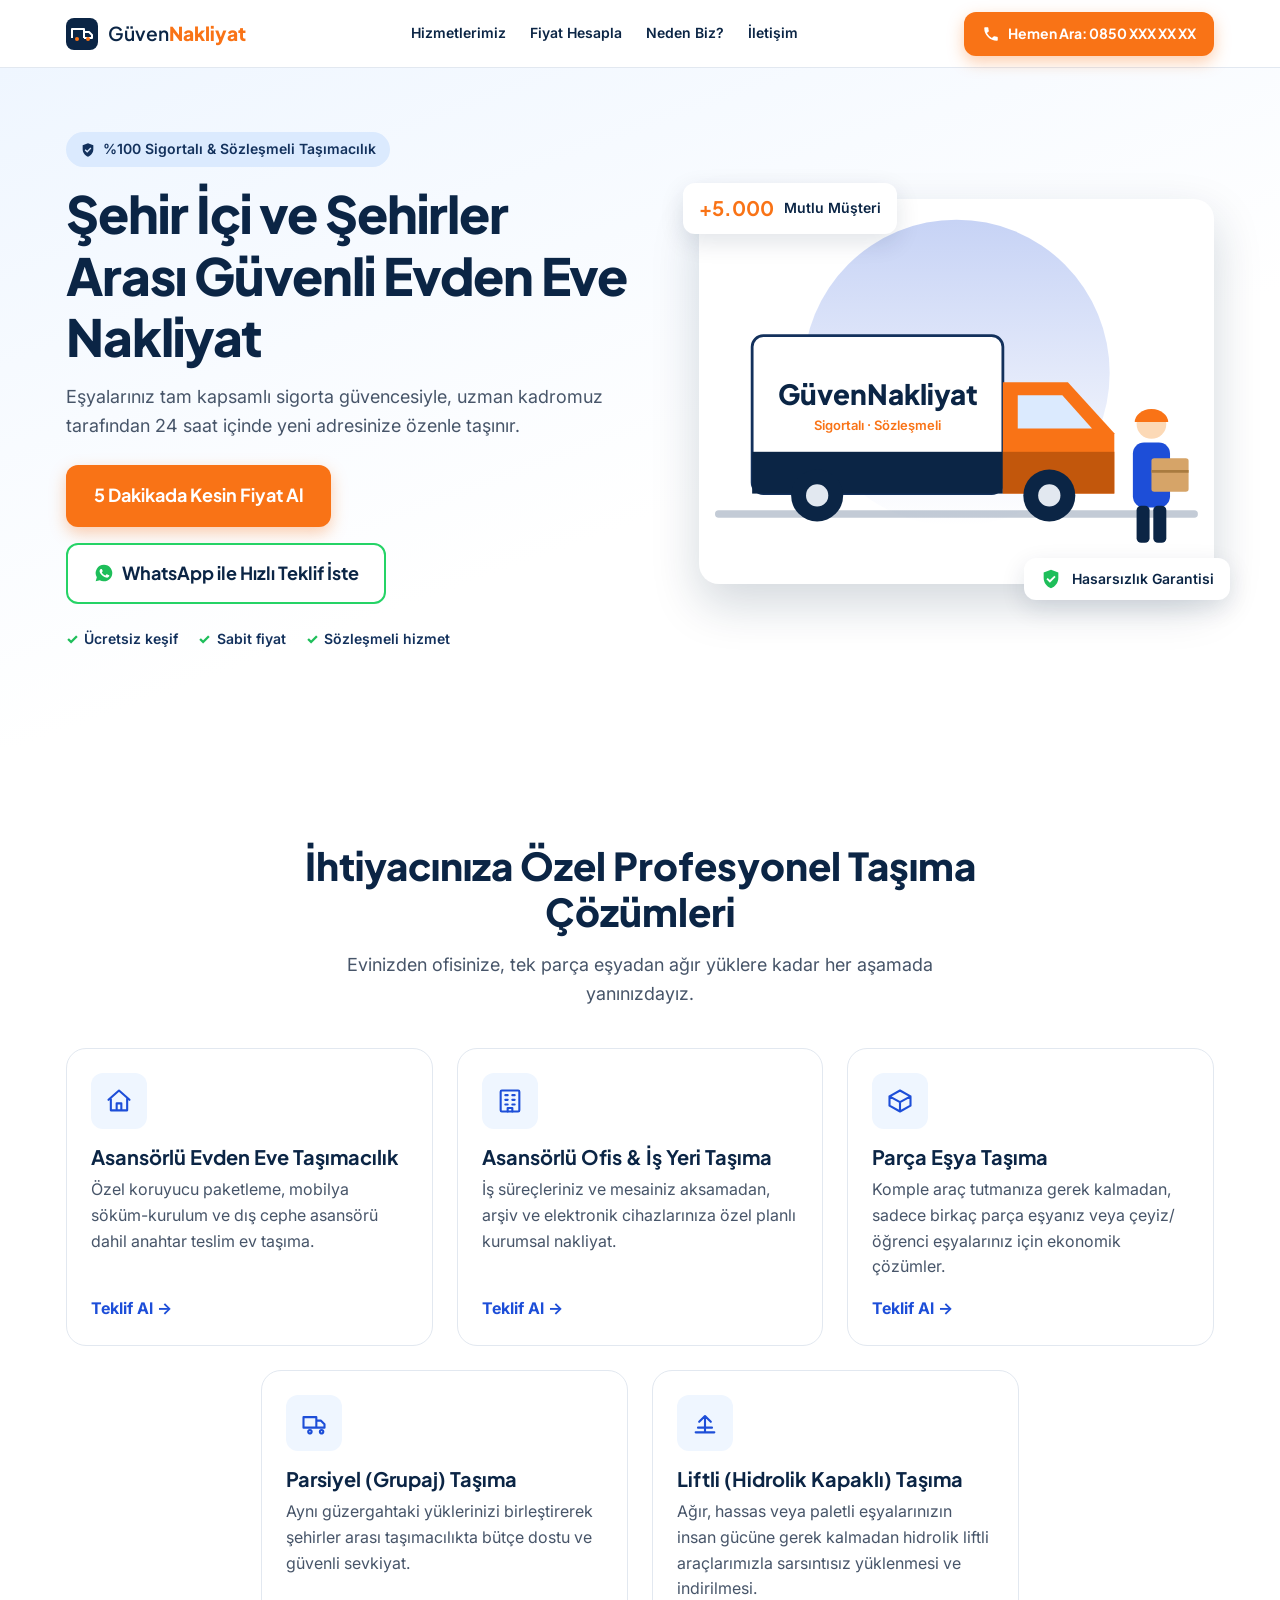
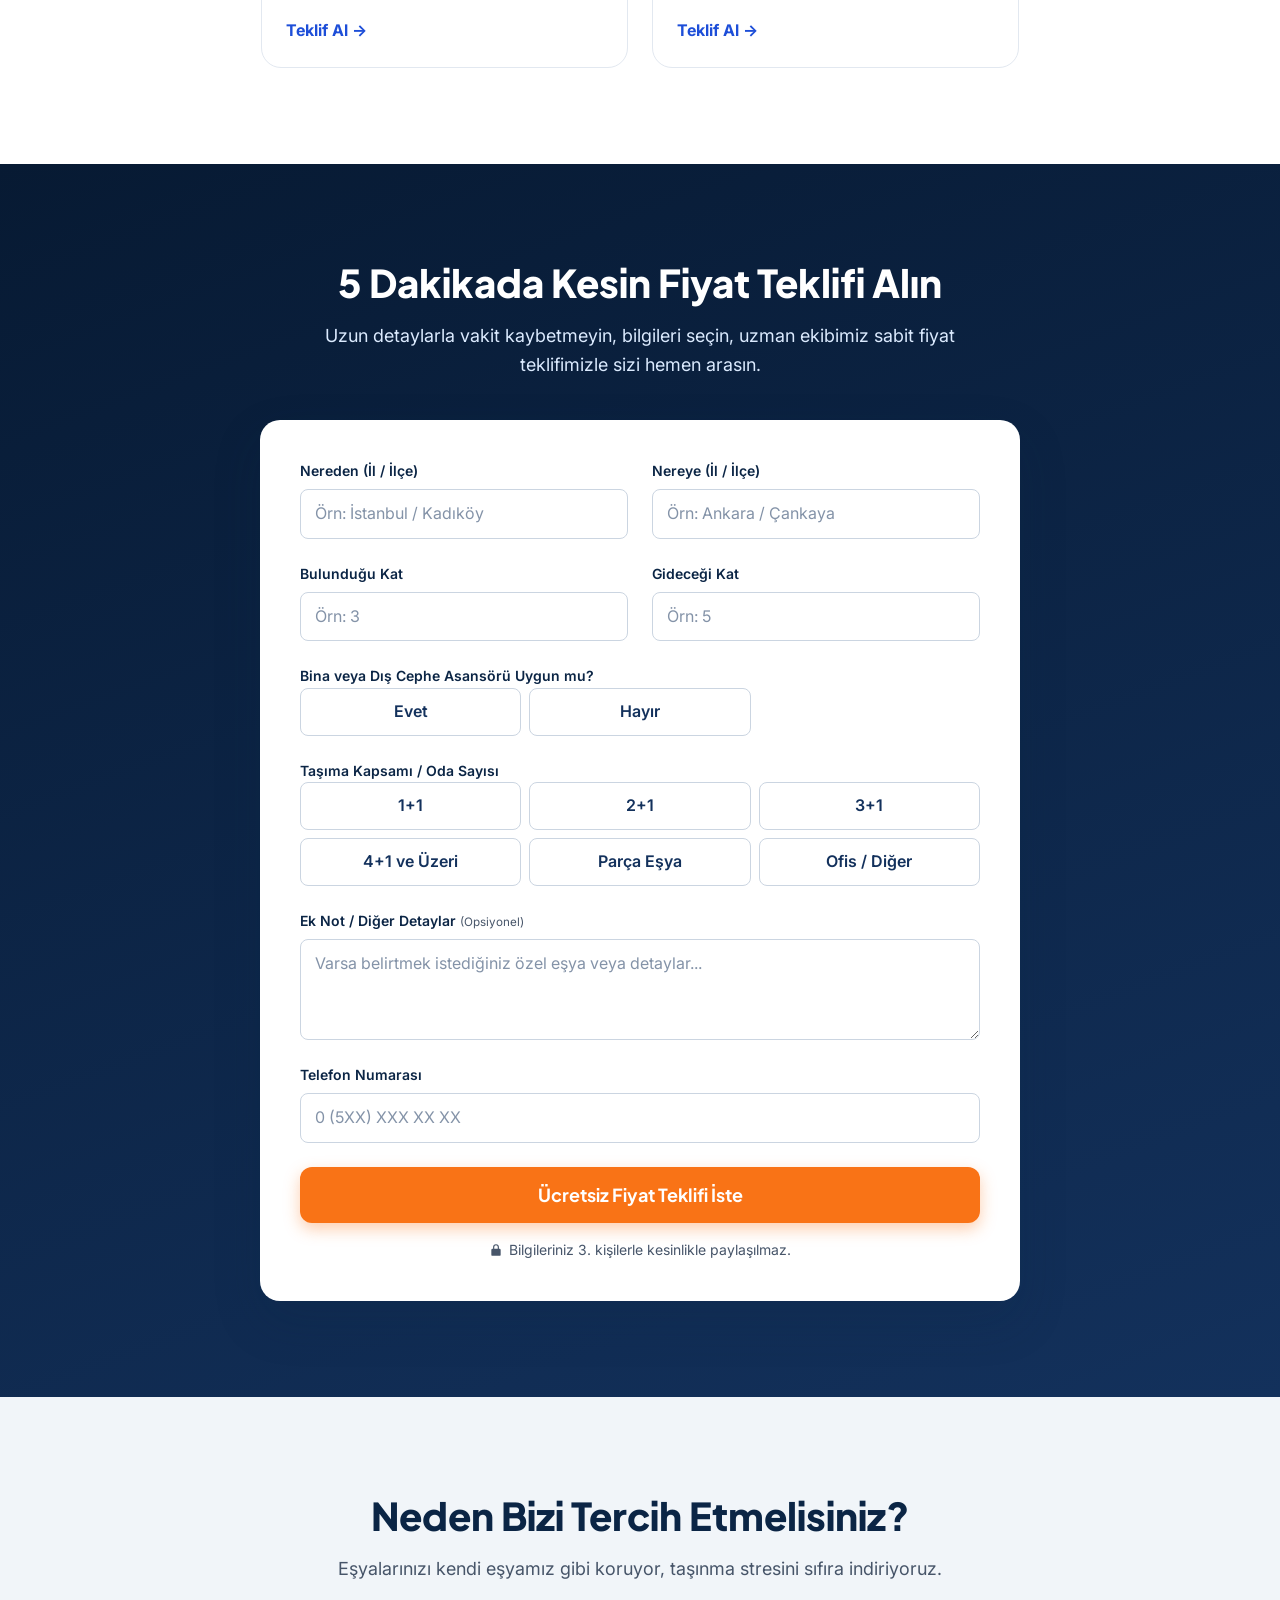
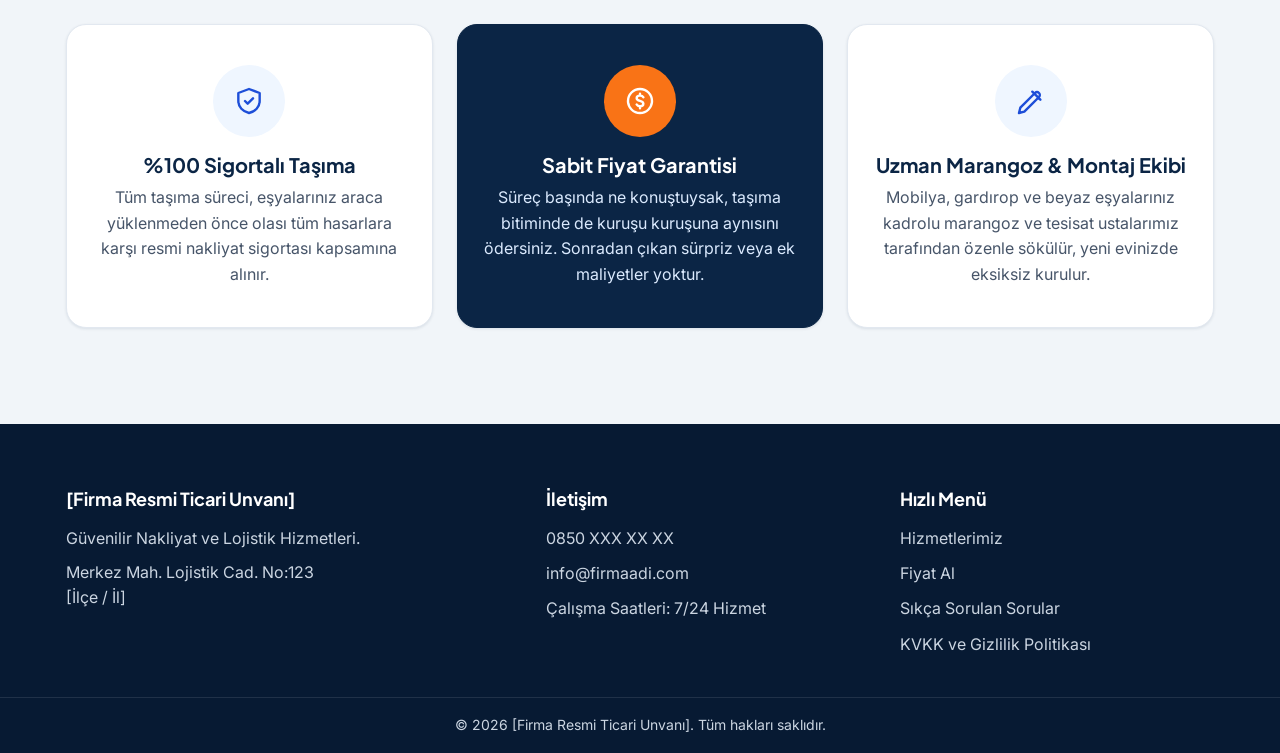
<file: index.html>
<!DOCTYPE html>
<html lang="tr">
<head>
  <meta charset="UTF-8">
  <meta name="viewport" content="width=device-width, initial-scale=1">
  <title>Güvenli Evden Eve Nakliyat | 5 Dakikada Kesin Fiyat Teklifi</title>
  <meta name="description" content="%100 sigortalı, sözleşmeli ve sabit fiyat garantili evden eve nakliyat. Şehir içi ve şehirler arası taşımacılık için 5 dakikada ücretsiz teklif alın.">
  <meta name="theme-color" content="#0b2545">
  <link rel="preconnect" href="https://fonts.googleapis.com">
  <link rel="preconnect" href="https://fonts.gstatic.com" crossorigin>
  <link href="https://fonts.googleapis.com/css2?family=Inter:wght@400;500;600&family=Plus+Jakarta+Sans:wght@600;700;800&display=swap" rel="stylesheet">
  <link rel="stylesheet" href="./assets/css/style.css">
</head>
<body class="nk-body">

  <!-- ===== HEADER ===== -->
  <header class="nk-header" id="header">
    <div class="nk-container nk-header-inner">
      <a href="#top" class="nk-logo" aria-label="Ana sayfa">
        <svg class="nk-logo-icon" viewBox="0 0 32 32" width="32" height="32" aria-hidden="true">
          <rect width="32" height="32" rx="8" fill="currentColor"/>
          <path d="M6 20V11h12v9M18 14h5l3 3v3H18" fill="none" stroke="#fff" stroke-width="2" stroke-linejoin="round"/>
          <circle cx="11" cy="21" r="2" fill="#f97316"/><circle cx="22" cy="21" r="2" fill="#f97316"/>
        </svg>
        <span class="nk-logo-text">Güven<strong>Nakliyat</strong></span>
      </a>

      <nav class="nk-nav" id="nav" aria-label="Ana menü">
        <a href="#services" class="nk-nav-link">Hizmetlerimiz</a>
        <a href="#quote" class="nk-nav-link">Fiyat Hesapla</a>
        <a href="#features" class="nk-nav-link">Neden Biz?</a>
        <a href="#contact" class="nk-nav-link">İletişim</a>
      </nav>

      <a href="tel:+908500000000" class="nk-btn nk-btn-primary nk-header-call">
        <svg viewBox="0 0 24 24" width="18" height="18" aria-hidden="true"><path fill="currentColor" d="M6.6 10.8a15 15 0 0 0 6.6 6.6l2.2-2.2a1 1 0 0 1 1-.25 11 11 0 0 0 3.6.6 1 1 0 0 1 1 1V20a1 1 0 0 1-1 1A17 17 0 0 1 3 4a1 1 0 0 1 1-1h3.5a1 1 0 0 1 1 1c0 1.250.2 2.450.6 3.600a1 1 0 0 1-.25 1z"/></svg>
        <span>Hemen Ara: 0850 XXX XX XX</span>
      </a>

      <button class="nk-menu-toggle" id="menuToggle" aria-label="Menüyü aç" aria-expanded="false" aria-controls="nav">
        <span></span><span></span><span></span>
      </button>
    </div>
  </header>

  <main id="top">

    <!-- ===== HERO ===== -->
    <section class="nk-hero">
      <div class="nk-container nk-hero-inner">
        <div class="nk-hero-content">
          <span class="nk-hero-badge">
            <svg viewBox="0 0 24 24" width="16" height="16" aria-hidden="true"><path fill="currentColor" d="M12 2 4 5v6c0 5 3.400 9.700 8 11 4.600-1.300 8-6 8-11V5l-8-3zm-1.200 14L7 12.200l1.400-1.400 2.400 2.400 4.800-4.800L17 9.800 10.800 16z"/></svg>
            %100 Sigortalı &amp; Sözleşmeli Taşımacılık
          </span>
          <h1 class="nk-hero-title">Şehir İçi ve Şehirler Arası Güvenli Evden Eve Nakliyat</h1>
          <p class="nk-hero-subtitle">Eşyalarınız tam kapsamlı sigorta güvencesiyle, uzman kadromuz tarafından 24 saat içinde yeni adresinize özenle taşınır.</p>
          <div class="nk-hero-actions">
            <a href="#quote" class="nk-btn nk-btn-primary nk-btn-lg">5 Dakikada Kesin Fiyat Al</a>
            <a href="https://wa.me/905000000000?text=Merhaba%2C%20nakliyat%20i%C3%A7in%20h%C4%B1zl%C4%B1%20teklif%20almak%20istiyorum." class="nk-btn nk-btn-whatsapp nk-btn-lg" target="_blank" rel="noopener">
              <svg viewBox="0 0 24 24" width="20" height="20" aria-hidden="true"><path fill="currentColor" d="M12 2a10 10 0 0 0-8.600 15.100L2 22l5-1.300A10 10 0 1 0 12 2zm5.800 14.200c-.25.700-1.400 1.300-1.900 1.350-.5.050-1 .25-3.300-.7-2.800-1.150-4.600-4-4.750-4.200-.14-.2-1.150-1.500-1.150-2.900s.72-2.050 1-2.350c.25-.3.550-.35.750-.35h.55c.2 0 .4 0 .6.450.2.500.7 1.700.77 1.850.06.150.1.320 0 .5-.1.200-.15.320-.3.500l-.45.500c-.15.150-.3.300-.13.600.17.300.75 1.250 1.600 2 1.100.97 2 1.270 2.300 1.420.3.150.470.120.650-.07.180-.2.750-.87.950-1.170.2-.3.400-.25.700-.15.280.1 1.750.83 2.050.98.300.15.500.22.570.35.070.12.070.7-.18 1.370z"/></svg>
              WhatsApp ile Hızlı Teklif İste
            </a>
          </div>
          <ul class="nk-hero-checks">
            <li>Ücretsiz keşif</li><li>Sabit fiyat</li><li>Sözleşmeli hizmet</li>
          </ul>
        </div>

        <div class="nk-hero-media">
          <div class="nk-hero-visual">
            <svg viewBox="0 0 520 380" class="nk-hero-illustration" role="img" aria-label="Kurumsal nakliye aracı ve taşıma ekibi">
              <defs>
                <linearGradient id="skyGrad" x1="0" y1="0" x2="0" y2="1"><stop offset="0" stop-color="#1d4ed8" stop-opacity=".25"/><stop offset="1" stop-color="#1d4ed8" stop-opacity="0"/></linearGradient>
              </defs>
              <circle cx="260" cy="170" r="165" fill="url(#skyGrad)"/>
              <rect x="0" y="318" width="520" height="8" rx="4" fill="#13315c" opacity=".25"/>
              <!-- truck cargo -->
              <rect x="40" y="130" width="270" height="170" rx="12" fill="#fff"/>
              <rect x="40" y="130" width="270" height="170" rx="12" fill="none" stroke="#13315c" stroke-width="3"/>
              <rect x="40" y="255" width="270" height="45" fill="#0b2545"/>
              <text x="175" y="205" text-anchor="middle" font-family="Plus Jakarta Sans, sans-serif" font-weight="800" font-size="30" fill="#0b2545">GüvenNakliyat</text>
              <text x="175" y="232" text-anchor="middle" font-family="Inter, sans-serif" font-weight="600" font-size="14" fill="#f97316">Sigortalı · Sözleşmeli</text>
              <!-- cab -->
              <path d="M310 180h70l50 55v65H310z" fill="#f97316"/>
              <path d="M326 194h48l32 36h-80z" fill="#dbeafe"/>
              <rect x="310" y="255" width="120" height="45" fill="#c2570c"/>
              <!-- wheels -->
              <g fill="#0b2545"><circle cx="110" cy="302" r="28"/><circle cx="360" cy="302" r="28"/></g>
              <g fill="#e2e8f0"><circle cx="110" cy="302" r="12"/><circle cx="360" cy="302" r="12"/></g>
              <!-- crew -->
              <g transform="translate(440 205)">
                <circle cx="30" cy="20" r="16" fill="#fcd9b6"/>
                <path d="M12 18a18 14 0 0 1 36 0z" fill="#f97316"/>
                <rect x="10" y="40" width="40" height="70" rx="12" fill="#1d4ed8"/>
                <rect x="14" y="108" width="14" height="40" rx="5" fill="#0b2545"/><rect x="32" y="108" width="14" height="40" rx="5" fill="#0b2545"/>
              </g>
              <!-- box -->
              <rect x="470" y="262" width="40" height="36" rx="3" fill="#d6a468"/><path d="M470 276h40" stroke="#a97b3f" stroke-width="3"/>
            </svg>
          </div>
          <div class="nk-trust-badge nk-trust-badge-top">
            <strong>+5.000</strong><span>Mutlu Müşteri</span>
          </div>
          <div class="nk-trust-badge nk-trust-badge-bottom">
            <svg viewBox="0 0 24 24" width="22" height="22" aria-hidden="true"><path fill="currentColor" d="M12 2 4 5v6c0 5 3.400 9.700 8 11 4.600-1.300 8-6 8-11V5l-8-3zm-1.200 14L7 12.200l1.400-1.400 2.400 2.400 4.800-4.800L17 9.800 10.800 16z"/></svg>
            <span>Hasarsızlık Garantisi</span>
          </div>
        </div>
      </div>
    </section>

    <!-- ===== SERVICES ===== -->
    <section class="nk-section nk-services" id="services">
      <div class="nk-container">
        <header class="nk-section-header">
          <h2 class="nk-section-title">İhtiyacınıza Özel Profesyonel Taşıma Çözümleri</h2>
          <p class="nk-section-subtitle">Evinizden ofisinize, tek parça eşyadan ağır yüklere kadar her aşamada yanınızdayız.</p>
        </header>

        <div class="nk-services-grid">
          <article class="nk-service-card">
            <div class="nk-service-icon"><svg viewBox="0 0 24 24" width="28" height="28" fill="none" stroke="currentColor" stroke-width="1.8" stroke-linecap="round" stroke-linejoin="round"><path d="M3 11 12 3l9 8M5 10v10h14V10M10 20v-6h4v6"/></svg></div>
            <h3 class="nk-service-title">Asansörlü Evden Eve Taşımacılık</h3>
            <p class="nk-service-text">Özel koruyucu paketleme, mobilya söküm-kurulum ve dış cephe asansörü dahil anahtar teslim ev taşıma.</p>
            <a href="#quote" class="nk-service-link">Teklif Al →</a>
          </article>
          <article class="nk-service-card">
            <div class="nk-service-icon"><svg viewBox="0 0 24 24" width="28" height="28" fill="none" stroke="currentColor" stroke-width="1.8" stroke-linecap="round" stroke-linejoin="round"><rect x="4" y="3" width="16" height="18" rx="1"/><path d="M8 7h2M14 7h2M8 11h2M14 11h2M8 15h2M14 15h2M10 21v-3h4v3"/></svg></div>
            <h3 class="nk-service-title">Asansörlü Ofis &amp; İş Yeri Taşıma</h3>
            <p class="nk-service-text">İş süreçleriniz ve mesainiz aksamadan, arşiv ve elektronik cihazlarınıza özel planlı kurumsal nakliyat.</p>
            <a href="#quote" class="nk-service-link">Teklif Al →</a>
          </article>
          <article class="nk-service-card">
            <div class="nk-service-icon"><svg viewBox="0 0 24 24" width="28" height="28" fill="none" stroke="currentColor" stroke-width="1.8" stroke-linecap="round" stroke-linejoin="round"><path d="m21 8-9-5-9 5 9 5 9-5zM3 8v8l9 5 9-5V8M12 13v8"/></svg></div>
            <h3 class="nk-service-title">Parça Eşya Taşıma</h3>
            <p class="nk-service-text">Komple araç tutmanıza gerek kalmadan, sadece birkaç parça eşyanız veya çeyiz/öğrenci eşyalarınız için ekonomik çözümler.</p>
            <a href="#quote" class="nk-service-link">Teklif Al →</a>
          </article>
          <article class="nk-service-card">
            <div class="nk-service-icon"><svg viewBox="0 0 24 24" width="28" height="28" fill="none" stroke="currentColor" stroke-width="1.8" stroke-linecap="round" stroke-linejoin="round"><path d="M3 7h11v9H3zM14 10h4l3 3v3h-7M7 19.500a1.500 1.500 0 1 0 0-.01M17 19.500a1.500 1.500 0 1 0 0-.01"/></svg></div>
            <h3 class="nk-service-title">Parsiyel (Grupaj) Taşıma</h3>
            <p class="nk-service-text">Aynı güzergahtaki yüklerinizi birleştirerek şehirler arası taşımacılıkta bütçe dostu ve güvenli sevkiyat.</p>
            <a href="#quote" class="nk-service-link">Teklif Al →</a>
          </article>
          <article class="nk-service-card">
            <div class="nk-service-icon"><svg viewBox="0 0 24 24" width="28" height="28" fill="none" stroke="currentColor" stroke-width="1.8" stroke-linecap="round" stroke-linejoin="round"><path d="M12 20V6M7 11l5-5 5 5M4 20h16M6 16h12"/></svg></div>
            <h3 class="nk-service-title">Liftli (Hidrolik Kapaklı) Taşıma</h3>
            <p class="nk-service-text">Ağır, hassas veya paletli eşyalarınızın insan gücüne gerek kalmadan hidrolik liftli araçlarımızla sarsıntısız yüklenmesi ve indirilmesi.</p>
            <a href="#quote" class="nk-service-link">Teklif Al →</a>
          </article>
        </div>
      </div>
    </section>

    <!-- ===== QUOTE FORM ===== -->
    <section class="nk-section nk-quote-section" id="quote">
      <div class="nk-container nk-quote-inner">
        <header class="nk-section-header nk-section-header-light">
          <h2 class="nk-section-title">5 Dakikada Kesin Fiyat Teklifi Alın</h2>
          <p class="nk-section-subtitle">Uzun detaylarla vakit kaybetmeyin, bilgileri seçin, uzman ekibimiz sabit fiyat teklifimizle sizi hemen arasın.</p>
        </header>

        <form class="nk-quote-form" id="quoteForm" novalidate>
          <div class="nk-form-row">
            <div class="nk-form-group">
              <label class="nk-form-label" for="fromLocation">Nereden (İl / İlçe)</label>
              <input class="nk-form-input" type="text" id="fromLocation" name="from_location" placeholder="Örn: İstanbul / Kadıköy" autocomplete="address-level2" required>
              <span class="nk-form-error" data-error-for="fromLocation"></span>
            </div>
            <div class="nk-form-group">
              <label class="nk-form-label" for="toLocation">Nereye (İl / İlçe)</label>
              <input class="nk-form-input" type="text" id="toLocation" name="to_location" placeholder="Örn: Ankara / Çankaya" required>
              <span class="nk-form-error" data-error-for="toLocation"></span>
            </div>
          </div>

          <div class="nk-form-row">
            <div class="nk-form-group">
              <label class="nk-form-label" for="currentFloor">Bulunduğu Kat</label>
              <input class="nk-form-input" type="number" id="currentFloor" name="current_floor" min="-2" max="60" inputmode="numeric" placeholder="Örn: 3">
            </div>
            <div class="nk-form-group">
              <label class="nk-form-label" for="targetFloor">Gideceği Kat</label>
              <input class="nk-form-input" type="number" id="targetFloor" name="target_floor" min="-2" max="60" inputmode="numeric" placeholder="Örn: 5">
            </div>
          </div>

          <fieldset class="nk-form-group nk-fieldset">
            <legend class="nk-form-label">Bina veya Dış Cephe Asansörü Uygun mu?</legend>
            <div class="nk-chip-selector nk-chip-selector-inline" data-chip-name="elevator">
              <label class="nk-option-chip"><input type="radio" name="elevator" value="Evet"><span>Evet</span></label>
              <label class="nk-option-chip"><input type="radio" name="elevator" value="Hayır"><span>Hayır</span></label>
            </div>
          </fieldset>

          <fieldset class="nk-form-group nk-fieldset">
            <legend class="nk-form-label">Taşıma Kapsamı / Oda Sayısı</legend>
            <div class="nk-chip-selector" data-chip-name="scope">
              <label class="nk-option-chip"><input type="radio" name="scope" value="1+1"><span>1+1</span></label>
              <label class="nk-option-chip"><input type="radio" name="scope" value="2+1"><span>2+1</span></label>
              <label class="nk-option-chip"><input type="radio" name="scope" value="3+1"><span>3+1</span></label>
              <label class="nk-option-chip"><input type="radio" name="scope" value="4+1 ve Üzeri"><span>4+1 ve Üzeri</span></label>
              <label class="nk-option-chip"><input type="radio" name="scope" value="Parça Eşya"><span>Parça Eşya</span></label>
              <label class="nk-option-chip"><input type="radio" name="scope" value="Ofis / Diğer"><span>Ofis / Diğer</span></label>
            </div>
            <span class="nk-form-error" data-error-for="scope"></span>
          </fieldset>

          <div class="nk-form-group">
            <label class="nk-form-label" for="note">Ek Not / Diğer Detaylar <small>(Opsiyonel)</small></label>
            <textarea class="nk-form-input nk-form-textarea" id="note" name="note" rows="3" placeholder="Varsa belirtmek istediğiniz özel eşya veya detaylar..."></textarea>
          </div>

          <div class="nk-form-group">
            <label class="nk-form-label" for="phone">Telefon Numarası</label>
            <input class="nk-form-input" type="tel" id="phone" name="phone" placeholder="0 (5XX) XXX XX XX" inputmode="tel" autocomplete="tel" maxlength="17" required>
            <span class="nk-form-error" data-error-for="phone"></span>
          </div>

          <button type="submit" class="nk-btn nk-btn-primary nk-btn-lg nk-btn-submit">Ücretsiz Fiyat Teklifi İste</button>
          <p class="nk-form-note">
            <svg viewBox="0 0 24 24" width="14" height="14" aria-hidden="true"><path fill="currentColor" d="M12 2a5 5 0 0 0-5 5v3H6a2 2 0 0 0-2 2v8a2 2 0 0 0 2 2h12a2 2 0 0 0 2-2v-8a2 2 0 0 0-2-2h-1V7a5 5 0 0 0-5-5zm-3 8V7a3 3 0 0 1 6 0v3z"/></svg>
            Bilgileriniz 3. kişilerle kesinlikle paylaşılmaz.
          </p>
          <div class="nk-form-success" id="formSuccess" role="status" hidden>
            <strong>Talebiniz alındı!</strong> Uzman ekibimiz en kısa sürede sizi arayacak.
          </div>
        </form>
      </div>
    </section>

    <!-- ===== FEATURES ===== -->
    <section class="nk-section nk-features" id="features">
      <div class="nk-container">
        <header class="nk-section-header">
          <h2 class="nk-section-title">Neden Bizi Tercih Etmelisiniz?</h2>
          <p class="nk-section-subtitle">Eşyalarınızı kendi eşyamız gibi koruyor, taşınma stresini sıfıra indiriyoruz.</p>
        </header>

        <div class="nk-features-grid">
          <article class="nk-feature-card">
            <div class="nk-feature-icon"><svg viewBox="0 0 24 24" width="32" height="32" fill="none" stroke="currentColor" stroke-width="1.8" stroke-linecap="round" stroke-linejoin="round"><path d="M12 3 4 6v6c0 4.500 3.400 8 8 9 4.600-1 8-4.500 8-9V6l-8-3zM9 12l2 2 4-4"/></svg></div>
            <h3 class="nk-feature-title">%100 Sigortalı Taşıma</h3>
            <p class="nk-feature-text">Tüm taşıma süreci, eşyalarınız araca yüklenmeden önce olası tüm hasarlara karşı resmi nakliyat sigortası kapsamına alınır.</p>
          </article>
          <article class="nk-feature-card nk-feature-card-highlight">
            <div class="nk-feature-icon"><svg viewBox="0 0 24 24" width="32" height="32" fill="none" stroke="currentColor" stroke-width="1.8" stroke-linecap="round" stroke-linejoin="round"><circle cx="12" cy="12" r="9"/><path d="M14.500 9.200c-.4-.8-1.300-1.200-2.500-1.200-1.500 0-2.500.8-2.500 1.900s1 1.600 2.500 2 2.500.9 2.500 2.100-1 1.900-2.500 1.900c-1.200 0-2.100-.5-2.500-1.300M12 6.500V8M12 16v1.500"/></svg></div>
            <h3 class="nk-feature-title">Sabit Fiyat Garantisi</h3>
            <p class="nk-feature-text">Süreç başında ne konuştuysak, taşıma bitiminde de kuruşu kuruşuna aynısını ödersiniz. Sonradan çıkan sürpriz veya ek maliyetler yoktur.</p>
          </article>
          <article class="nk-feature-card">
            <div class="nk-feature-icon"><svg viewBox="0 0 24 24" width="32" height="32" fill="none" stroke="currentColor" stroke-width="1.8" stroke-linecap="round" stroke-linejoin="round"><path d="m14.500 6.500 3 3M3 21l4-1 11-11a2.100 2.100 0 0 0-3-3L4 17l-1 4zM13 5l6 6"/></svg></div>
            <h3 class="nk-feature-title">Uzman Marangoz &amp; Montaj Ekibi</h3>
            <p class="nk-feature-text">Mobilya, gardırop ve beyaz eşyalarınız kadrolu marangoz ve tesisat ustalarımız tarafından özenle sökülür, yeni evinizde eksiksiz kurulur.</p>
          </article>
        </div>
      </div>
    </section>
  </main>

  <!-- ===== FOOTER ===== -->
  <footer class="nk-footer" id="contact">
    <div class="nk-container nk-footer-inner">
      <div class="nk-footer-col nk-footer-about">
        <h3 class="nk-footer-title">[Firma Resmi Ticari Unvanı]</h3>
        <p>Güvenilir Nakliyat ve Lojistik Hizmetleri.</p>
        <address class="nk-footer-address">Merkez Mah. Lojistik Cad. No:123<br>[İlçe / İl]</address>
      </div>
      <div class="nk-footer-col">
        <h3 class="nk-footer-title">İletişim</h3>
        <ul class="nk-footer-list">
          <li><a href="tel:+908500000000">0850 XXX XX XX</a></li>
          <li><a href="mailto:info@firmaadi.com">info@firmaadi.com</a></li>
          <li>Çalışma Saatleri: 7/24 Hizmet</li>
        </ul>
      </div>
      <div class="nk-footer-col">
        <h3 class="nk-footer-title">Hızlı Menü</h3>
        <ul class="nk-footer-list">
          <li><a href="#services">Hizmetlerimiz</a></li>
          <li><a href="#quote">Fiyat Al</a></li>
          <li><a href="#faq">Sıkça Sorulan Sorular</a></li>
          <li><a href="#privacy">KVKK ve Gizlilik Politikası</a></li>
        </ul>
      </div>
    </div>
    <div class="nk-footer-bottom">
      <div class="nk-container">&copy; <span id="currentYear">2026</span> [Firma Resmi Ticari Unvanı]. Tüm hakları saklıdır.</div>
    </div>
  </footer>

  <!-- ===== MOBILE STICKY BAR ===== -->
  <div class="nk-mobile-sticky-bar">
    <a href="tel:+908500000000" class="nk-mobile-bar-btn nk-mobile-bar-call">
      <svg viewBox="0 0 24 24" width="20" height="20" aria-hidden="true"><path fill="currentColor" d="M6.600 10.800a15 15 0 0 0 6.600 6.600l2.200-2.200a1 1 0 0 1 1-.25 11 11 0 0 0 3.600.6 1 1 0 0 1 1 1V20a1 1 0 0 1-1 1A17 17 0 0 1 3 4a1 1 0 0 1 1-1h3.500a1 1 0 0 1 1 1c0 1.250.2 2.450.6 3.600a1 1 0 0 1-.25 1z"/></svg>
      Hemen Ara
    </a>
    <a href="https://wa.me/905000000000?text=Merhaba%2C%20nakliyat%20i%C3%A7in%20teklif%20almak%20istiyorum." class="nk-mobile-bar-btn nk-mobile-bar-whatsapp" target="_blank" rel="noopener">
      <svg viewBox="0 0 24 24" width="20" height="20" aria-hidden="true"><path fill="currentColor" d="M12 2a10 10 0 0 0-8.600 15.100L2 22l5-1.300A10 10 0 1 0 12 2z"/></svg>
      WhatsApp Teklif
    </a>
  </div>

  <script src="./assets/js/script.js"></script>
</body>
</html>
</file>
<file: assets/css/style.css>
/* =========================================================
   Nakliye Landing Page — Design System
   Palette: trust navy/blue + action orange
   Type: Plus Jakarta Sans (headings) + Inter (body)
   ========================================================= */

:root {
  /* Primitive colors */
  --nk-navy-950: #071a33;
  --nk-navy-900: #0b2545;
  --nk-navy-800: #13315c;
  --nk-blue-600: #1d4ed8;
  --nk-blue-100: #dbeafe;
  --nk-blue-50: #eff6ff;
  --nk-orange-500: #f97316;
  --nk-orange-600: #ea580c;
  --nk-orange-700: #c2410c;
  --nk-green-500: #25d366;
  --nk-green-600: #1ebe5a;
  --nk-red-600: #dc2626;
  --nk-slate-900: #0f172a;
  --nk-slate-600: #475569;
  --nk-slate-300: #cbd5e1;
  --nk-slate-200: #e2e8f0;
  --nk-slate-100: #f1f5f9;
  --nk-white: #ffffff;

  /* Semantic colors */
  --nk-primary-color: var(--nk-navy-900);
  --nk-primary-light: var(--nk-navy-800);
  --nk-accent-color: var(--nk-orange-500);
  --nk-accent-hover: var(--nk-orange-600);
  --nk-text-color: var(--nk-slate-900);
  --nk-text-muted: var(--nk-slate-600);
  --nk-bg-color: var(--nk-white);
  --nk-bg-alt: var(--nk-slate-100);
  --nk-border-color: var(--nk-slate-200);
  --nk-error-color: var(--nk-red-600);

  /* Typography */
  --nk-font-heading: "Plus Jakarta Sans", system-ui, sans-serif;
  --nk-font-body: "Inter", system-ui, -apple-system, "Segoe UI", sans-serif;
  --nk-text-sm: 0.875rem;
  --nk-text-base: 1rem;
  --nk-text-lg: 1.125rem;
  --nk-text-xl: 1.25rem;

  /* Spacing */
  --nk-spacing-xs: 0.25rem;
  --nk-spacing-sm: 0.5rem;
  --nk-spacing-md: 1rem;
  --nk-spacing-lg: 1.5rem;
  --nk-spacing-xl: 2.5rem;
  --nk-spacing-2xl: 4rem;
  --nk-section-padding: 4rem;

  /* Shape & elevation */
  --nk-radius-sm: 8px;
  --nk-radius-md: 12px;
  --nk-radius-lg: 20px;
  --nk-radius-full: 999px;
  --nk-shadow-sm: 0 1px 3px rgba(11, 37, 69, 0.1);
  --nk-shadow-md: 0 8px 24px rgba(11, 37, 69, 0.12);
  --nk-shadow-lg: 0 20px 48px rgba(11, 37, 69, 0.18);
  --nk-transition: 200ms ease;

  /* Layout */
  --nk-container-width: 1180px;
  --nk-header-height: 68px;
  --nk-mobile-bar-height: 64px;
}

/* ---------- Base ---------- */
*, *::before, *::after { box-sizing: border-box; }

html { scroll-behavior: smooth; scroll-padding-top: calc(var(--nk-header-height) + 12px); }

.nk-body {
  margin: 0;
  font-family: var(--nk-font-body);
  font-size: var(--nk-text-base);
  line-height: 1.6;
  color: var(--nk-text-color);
  background: var(--nk-bg-color);
  -webkit-font-smoothing: antialiased;
  padding-bottom: var(--nk-mobile-bar-height);
}

h1, h2, h3 { font-family: var(--nk-font-heading); line-height: 1.2; margin: 0; color: var(--nk-primary-color); }
p { margin: 0; }
a { color: inherit; text-decoration: none; }
ul { list-style: none; margin: 0; padding: 0; }
img, svg { max-width: 100%; }

:focus-visible { outline: 3px solid var(--nk-accent-color); outline-offset: 2px; }

.nk-container { width: 100%; max-width: var(--nk-container-width); margin: 0 auto; padding: 0 var(--nk-spacing-md); }

.nk-section { padding: var(--nk-section-padding) 0; }
.nk-section-header { text-align: center; max-width: 680px; margin: 0 auto var(--nk-spacing-xl); }
.nk-section-title { font-size: clamp(1.6rem, 5vw, 2.4rem); font-weight: 800; }
.nk-section-subtitle { margin-top: var(--nk-spacing-md); color: var(--nk-text-muted); font-size: var(--nk-text-lg); }
.nk-section-header-light .nk-section-title { color: var(--nk-white); }
.nk-section-header-light .nk-section-subtitle { color: var(--nk-blue-100); }

/* ---------- Buttons ---------- */
.nk-btn {
  display: inline-flex; align-items: center; justify-content: center; gap: var(--nk-spacing-sm);
  min-height: 44px; padding: 0.65rem 1.25rem;
  font-family: var(--nk-font-heading); font-weight: 700; font-size: var(--nk-text-base);
  border: 2px solid transparent; border-radius: var(--nk-radius-md);
  cursor: pointer; text-align: center;
  transition: background var(--nk-transition), transform var(--nk-transition), box-shadow var(--nk-transition);
}
.nk-btn-lg { min-height: 54px; padding: 0.9rem 1.6rem; font-size: var(--nk-text-lg); }
.nk-btn-primary { background: var(--nk-accent-color); color: var(--nk-white); box-shadow: 0 6px 16px rgba(249, 115, 22, 0.35); }
.nk-btn-primary:hover { background: var(--nk-accent-hover); transform: translateY(-2px); }
.nk-btn-primary:active { background: var(--nk-orange-700); transform: none; }
.nk-btn-whatsapp { background: var(--nk-white); color: var(--nk-navy-900); border-color: var(--nk-green-500); }
.nk-btn-whatsapp svg { color: var(--nk-green-600); }
.nk-btn-whatsapp:hover { background: var(--nk-green-500); color: var(--nk-white); }
.nk-btn-whatsapp:hover svg { color: var(--nk-white); }
.nk-btn-submit { width: 100%; }
.nk-btn[disabled] { opacity: 0.6; cursor: not-allowed; transform: none; }

/* ---------- Header ---------- */
.nk-header {
  position: sticky; top: 0; z-index: 100;
  height: var(--nk-header-height);
  background: rgba(255, 255, 255, 0.95);
  backdrop-filter: blur(10px);
  border-bottom: 1px solid var(--nk-border-color);
  transition: box-shadow var(--nk-transition);
}
.nk-header.nk-is-scrolled { box-shadow: var(--nk-shadow-md); }
.nk-header-inner { height: 100%; display: flex; align-items: center; justify-content: space-between; gap: var(--nk-spacing-md); }

.nk-logo { display: inline-flex; align-items: center; gap: 0.6rem; color: var(--nk-primary-color); }
.nk-logo-text { font-family: var(--nk-font-heading); font-size: 1.2rem; font-weight: 600; }
.nk-logo-text strong { font-weight: 800; color: var(--nk-accent-color); }

.nk-nav {
  position: absolute; top: var(--nk-header-height); left: 0; right: 0;
  display: none; flex-direction: column;
  background: var(--nk-white); padding: var(--nk-spacing-sm) var(--nk-spacing-md) var(--nk-spacing-md);
  border-bottom: 1px solid var(--nk-border-color); box-shadow: var(--nk-shadow-md);
}
.nk-nav.nk-is-open { display: flex; }
.nk-nav-link { padding: 0.85rem 0; font-weight: 600; color: var(--nk-primary-color); border-bottom: 1px solid var(--nk-border-color); }
.nk-nav-link:last-child { border-bottom: 0; }
.nk-nav-link:hover { color: var(--nk-accent-color); }

.nk-header-call { display: none; padding: 0.55rem 1rem; font-size: var(--nk-text-sm); }

.nk-menu-toggle {
  width: 44px; height: 44px; display: inline-flex; flex-direction: column; justify-content: center; gap: 5px;
  padding: 0 11px; background: none; border: 0; cursor: pointer;
}
.nk-menu-toggle span { display: block; height: 2px; background: var(--nk-primary-color); border-radius: 2px; transition: transform var(--nk-transition), opacity var(--nk-transition); }
.nk-menu-toggle[aria-expanded="true"] span:nth-child(1) { transform: translateY(7px) rotate(45deg); }
.nk-menu-toggle[aria-expanded="true"] span:nth-child(2) { opacity: 0; }
.nk-menu-toggle[aria-expanded="true"] span:nth-child(3) { transform: translateY(-7px) rotate(-45deg); }

/* ---------- Hero ---------- */
.nk-hero {
  background: linear-gradient(160deg, var(--nk-blue-50) 0%, var(--nk-white) 60%);
  padding: var(--nk-spacing-xl) 0 var(--nk-spacing-2xl);
  overflow: hidden;
}
.nk-hero-inner { display: grid; gap: var(--nk-spacing-xl); align-items: center; }

.nk-hero-badge {
  display: inline-flex; align-items: center; gap: 0.4rem;
  padding: 0.4rem 0.9rem; margin-bottom: var(--nk-spacing-md);
  background: var(--nk-blue-100); color: var(--nk-navy-800);
  font-size: var(--nk-text-sm); font-weight: 600; border-radius: var(--nk-radius-full);
}
.nk-hero-title { font-size: clamp(1.9rem, 7vw, 3.2rem); font-weight: 800; letter-spacing: -0.02em; }
.nk-hero-subtitle { margin-top: var(--nk-spacing-md); font-size: var(--nk-text-lg); color: var(--nk-text-muted); max-width: 540px; }
.nk-hero-actions { display: flex; flex-direction: column; gap: var(--nk-spacing-md); margin-top: var(--nk-spacing-lg); }
.nk-hero-checks { display: flex; flex-wrap: wrap; gap: 0.5rem 1.25rem; margin-top: var(--nk-spacing-lg); font-size: var(--nk-text-sm); font-weight: 600; color: var(--nk-navy-800); }
.nk-hero-checks li::before { content: "✓"; color: var(--nk-green-600); margin-right: 0.4rem; font-weight: 800; }

.nk-hero-media { position: relative; padding: var(--nk-spacing-md) 0; }
.nk-hero-visual { background: var(--nk-white); border-radius: var(--nk-radius-lg); box-shadow: var(--nk-shadow-lg); padding: var(--nk-spacing-md); }
.nk-hero-illustration { display: block; width: 100%; height: auto; }

.nk-trust-badge {
  position: absolute; display: flex; align-items: center; gap: 0.6rem;
  padding: 0.6rem 1rem; background: var(--nk-white); border-radius: var(--nk-radius-md);
  box-shadow: var(--nk-shadow-md); font-size: var(--nk-text-sm); font-weight: 600; color: var(--nk-navy-900);
}
.nk-trust-badge strong { font-family: var(--nk-font-heading); font-size: var(--nk-text-xl); color: var(--nk-accent-color); }
.nk-trust-badge svg { color: var(--nk-green-600); }
.nk-trust-badge-top { top: 0; left: 8px; }
.nk-trust-badge-bottom { bottom: 0; right: 8px; }

/* ---------- Services ---------- */
.nk-services { background: var(--nk-white); }
.nk-services-grid { display: grid; gap: var(--nk-spacing-lg); grid-template-columns: 1fr; }

.nk-service-card {
  display: flex; flex-direction: column; gap: var(--nk-spacing-sm);
  padding: var(--nk-spacing-lg); background: var(--nk-white);
  border: 1px solid var(--nk-border-color); border-radius: var(--nk-radius-lg);
  transition: transform var(--nk-transition), box-shadow var(--nk-transition), border-color var(--nk-transition);
}
.nk-service-card:hover { transform: translateY(-6px); box-shadow: var(--nk-shadow-lg); border-color: var(--nk-accent-color); }
.nk-service-icon {
  width: 56px; height: 56px; display: grid; place-items: center; margin-bottom: var(--nk-spacing-sm);
  background: var(--nk-blue-50); color: var(--nk-blue-600); border-radius: var(--nk-radius-md);
  transition: background var(--nk-transition), color var(--nk-transition);
}
.nk-service-card:hover .nk-service-icon { background: var(--nk-accent-color); color: var(--nk-white); }
.nk-service-title { font-size: var(--nk-text-xl); font-weight: 700; }
.nk-service-text { color: var(--nk-text-muted); flex: 1; }
.nk-service-link { margin-top: var(--nk-spacing-sm); font-weight: 700; color: var(--nk-blue-600); }
.nk-service-link:hover { color: var(--nk-accent-color); }

/* ---------- Quote form ---------- */
.nk-quote-section { background: linear-gradient(160deg, var(--nk-navy-950), var(--nk-navy-800)); }
.nk-quote-form {
  max-width: 760px; margin: 0 auto; padding: var(--nk-spacing-lg);
  background: var(--nk-white); border-radius: var(--nk-radius-lg); box-shadow: var(--nk-shadow-lg);
  display: grid; gap: var(--nk-spacing-lg);
}
.nk-form-row { display: grid; gap: var(--nk-spacing-lg); grid-template-columns: 1fr; }
.nk-form-group { display: flex; flex-direction: column; gap: 0.4rem; min-width: 0; }
.nk-fieldset { border: 0; padding: 0; margin: 0; }
.nk-form-label { font-weight: 600; font-size: var(--nk-text-sm); color: var(--nk-primary-color); padding: 0; }
.nk-form-label small { font-weight: 400; color: var(--nk-text-muted); }
.nk-form-input {
  width: 100%; min-height: 48px; padding: 0.7rem 0.9rem;
  font: inherit; color: var(--nk-text-color); background: var(--nk-white);
  border: 1.5px solid var(--nk-slate-300); border-radius: var(--nk-radius-sm);
  transition: border-color var(--nk-transition), box-shadow var(--nk-transition);
}
.nk-form-input::placeholder { color: #8493a8; }
.nk-form-input:focus { outline: none; border-color: var(--nk-blue-600); box-shadow: 0 0 0 3px rgba(29, 78, 216, 0.2); }
.nk-form-textarea { resize: vertical; min-height: 88px; }
.nk-form-group.nk-has-error .nk-form-input { border-color: var(--nk-error-color); }
.nk-form-error { min-height: 1em; font-size: var(--nk-text-sm); color: var(--nk-error-color); }
.nk-form-error:empty { display: none; }

.nk-chip-selector { display: grid; grid-template-columns: repeat(2, 1fr); gap: var(--nk-spacing-sm); }
.nk-chip-selector-inline { grid-template-columns: repeat(2, minmax(0, 160px)); }
.nk-option-chip { position: relative; cursor: pointer; }
.nk-option-chip input { position: absolute; opacity: 0; inset: 0; width: 100%; height: 100%; margin: 0; cursor: pointer; }
.nk-option-chip span {
  display: flex; align-items: center; justify-content: center; min-height: 48px; padding: 0.5rem;
  font-weight: 600; text-align: center; color: var(--nk-navy-800);
  background: var(--nk-white); border: 1.5px solid var(--nk-slate-300); border-radius: var(--nk-radius-sm);
  transition: all var(--nk-transition);
}
.nk-option-chip:hover span { border-color: var(--nk-blue-600); background: var(--nk-blue-50); }
.nk-option-chip input:checked + span { background: var(--nk-navy-900); border-color: var(--nk-navy-900); color: var(--nk-white); box-shadow: var(--nk-shadow-sm); }
.nk-option-chip input:focus-visible + span { outline: 3px solid var(--nk-accent-color); outline-offset: 2px; }

.nk-form-note { display: flex; align-items: center; justify-content: center; gap: 0.4rem; margin-top: calc(var(--nk-spacing-md) * -0.5); font-size: var(--nk-text-sm); color: var(--nk-text-muted); }
.nk-form-success { padding: var(--nk-spacing-md); background: #dcfce7; color: #166534; border-radius: var(--nk-radius-sm); text-align: center; }

/* ---------- Features ---------- */
.nk-features { background: var(--nk-bg-alt); }
.nk-features-grid { display: grid; gap: var(--nk-spacing-lg); grid-template-columns: 1fr; }
.nk-feature-card {
  padding: var(--nk-spacing-xl) var(--nk-spacing-lg); text-align: center;
  background: var(--nk-white); border-radius: var(--nk-radius-lg); border: 1px solid var(--nk-border-color);
  box-shadow: var(--nk-shadow-sm); transition: transform var(--nk-transition), box-shadow var(--nk-transition);
}
.nk-feature-card:hover { transform: translateY(-4px); box-shadow: var(--nk-shadow-md); }
.nk-feature-icon {
  width: 72px; height: 72px; display: grid; place-items: center; margin: 0 auto var(--nk-spacing-md);
  background: var(--nk-blue-50); color: var(--nk-blue-600); border-radius: 50%;
}
.nk-feature-title { font-size: var(--nk-text-xl); font-weight: 700; margin-bottom: var(--nk-spacing-sm); }
.nk-feature-text { color: var(--nk-text-muted); }
.nk-feature-card-highlight { background: var(--nk-navy-900); border-color: var(--nk-navy-900); }
.nk-feature-card-highlight .nk-feature-title { color: var(--nk-white); }
.nk-feature-card-highlight .nk-feature-text { color: var(--nk-blue-100); }
.nk-feature-card-highlight .nk-feature-icon { background: var(--nk-accent-color); color: var(--nk-white); }

/* ---------- Footer ---------- */
.nk-footer { background: var(--nk-navy-950); color: var(--nk-slate-300); padding-top: var(--nk-spacing-2xl); }
.nk-footer-inner { display: grid; gap: var(--nk-spacing-xl); grid-template-columns: 1fr; padding-bottom: var(--nk-spacing-xl); }
.nk-footer-title { font-size: var(--nk-text-lg); color: var(--nk-white); margin-bottom: var(--nk-spacing-md); }
.nk-footer-address { font-style: normal; margin-top: var(--nk-spacing-sm); }
.nk-footer-list { display: grid; gap: 0.6rem; }
.nk-footer-list a { transition: color var(--nk-transition); }
.nk-footer-list a:hover { color: var(--nk-accent-color); }
.nk-footer-bottom { border-top: 1px solid rgba(255, 255, 255, 0.1); padding: var(--nk-spacing-md) 0; font-size: var(--nk-text-sm); text-align: center; }

/* ---------- Mobile sticky bar ---------- */
.nk-mobile-sticky-bar {
  position: fixed; left: 0; right: 0; bottom: 0; z-index: 90;
  display: grid; grid-template-columns: 1fr 1fr; gap: var(--nk-spacing-sm);
  height: var(--nk-mobile-bar-height); padding: 0.55rem var(--nk-spacing-sm) calc(0.55rem + env(safe-area-inset-bottom));
  background: var(--nk-white); border-top: 1px solid var(--nk-border-color); box-shadow: 0 -4px 16px rgba(11, 37, 69, 0.12);
  box-sizing: content-box;
}
.nk-mobile-bar-btn {
  display: flex; align-items: center; justify-content: center; gap: 0.4rem;
  font-family: var(--nk-font-heading); font-weight: 700; font-size: var(--nk-text-sm);
  color: var(--nk-white); border-radius: var(--nk-radius-sm);
}
.nk-mobile-bar-call { background: var(--nk-accent-color); }
.nk-mobile-bar-whatsapp { background: var(--nk-green-600); color: #05220f; }

/* ---------- Reveal animation ---------- */
.nk-reveal { opacity: 0; transform: translateY(20px); transition: opacity 500ms ease, transform 500ms ease; }
.nk-reveal.nk-is-visible { opacity: 1; transform: none; }

/* ---------- Tablet ---------- */
@media (min-width: 640px) {
  .nk-hero-actions { flex-direction: row; flex-wrap: wrap; }
  .nk-services-grid { grid-template-columns: repeat(2, 1fr); }
  .nk-form-row { grid-template-columns: 1fr 1fr; }
  .nk-chip-selector { grid-template-columns: repeat(3, 1fr); }
  .nk-quote-form { padding: var(--nk-spacing-xl); }
}

/* ---------- Desktop ---------- */
@media (min-width: 960px) {
  :root { --nk-section-padding: 6rem; }
  .nk-body { padding-bottom: 0; }
  .nk-mobile-sticky-bar { display: none; }
  .nk-menu-toggle { display: none; }
  .nk-header-call { display: inline-flex; }
  .nk-nav { position: static; display: flex; flex-direction: row; gap: var(--nk-spacing-lg); padding: 0; background: none; border: 0; box-shadow: none; }
  .nk-nav-link { padding: 0.5rem 0; border: 0; font-size: var(--nk-text-sm); }
  .nk-hero { padding: var(--nk-spacing-2xl) 0 6rem; }
  .nk-hero-inner { grid-template-columns: 1.05fr 0.95fr; gap: var(--nk-spacing-2xl); }
  .nk-services-grid { grid-template-columns: repeat(6, 1fr); }
  .nk-service-card { grid-column: span 2; }
  .nk-service-card:nth-child(4) { grid-column: 2 / span 2; }
  .nk-service-card:nth-child(5) { grid-column: 4 / span 2; }
  .nk-features-grid { grid-template-columns: repeat(3, 1fr); }
  .nk-footer-inner { grid-template-columns: 1.4fr 1fr 1fr; }
  .nk-trust-badge-top { left: -16px; }
  .nk-trust-badge-bottom { right: -16px; }
}

@media (prefers-reduced-motion: reduce) {
  html { scroll-behavior: auto; }
  *, *::before, *::after { transition-duration: 0.01ms !important; animation-duration: 0.01ms !important; }
  .nk-reveal { opacity: 1; transform: none; }
}
</file>
